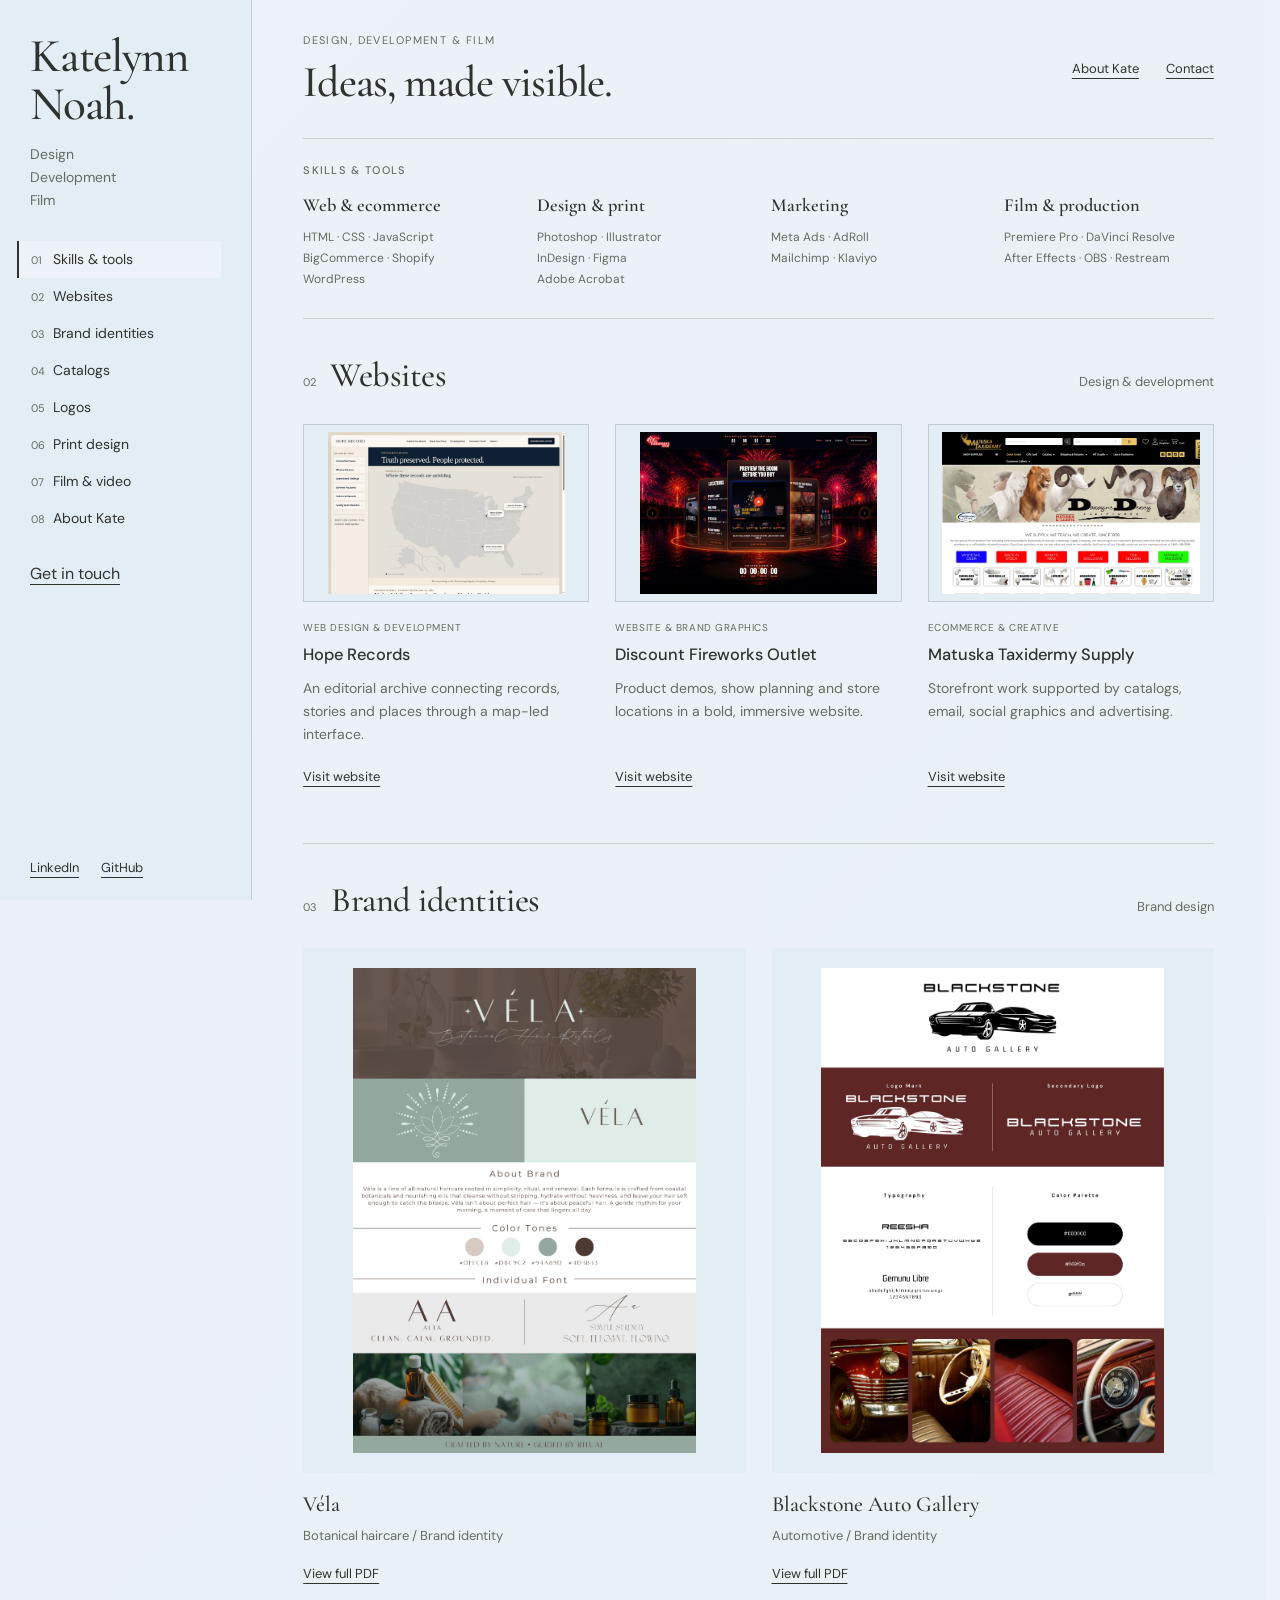
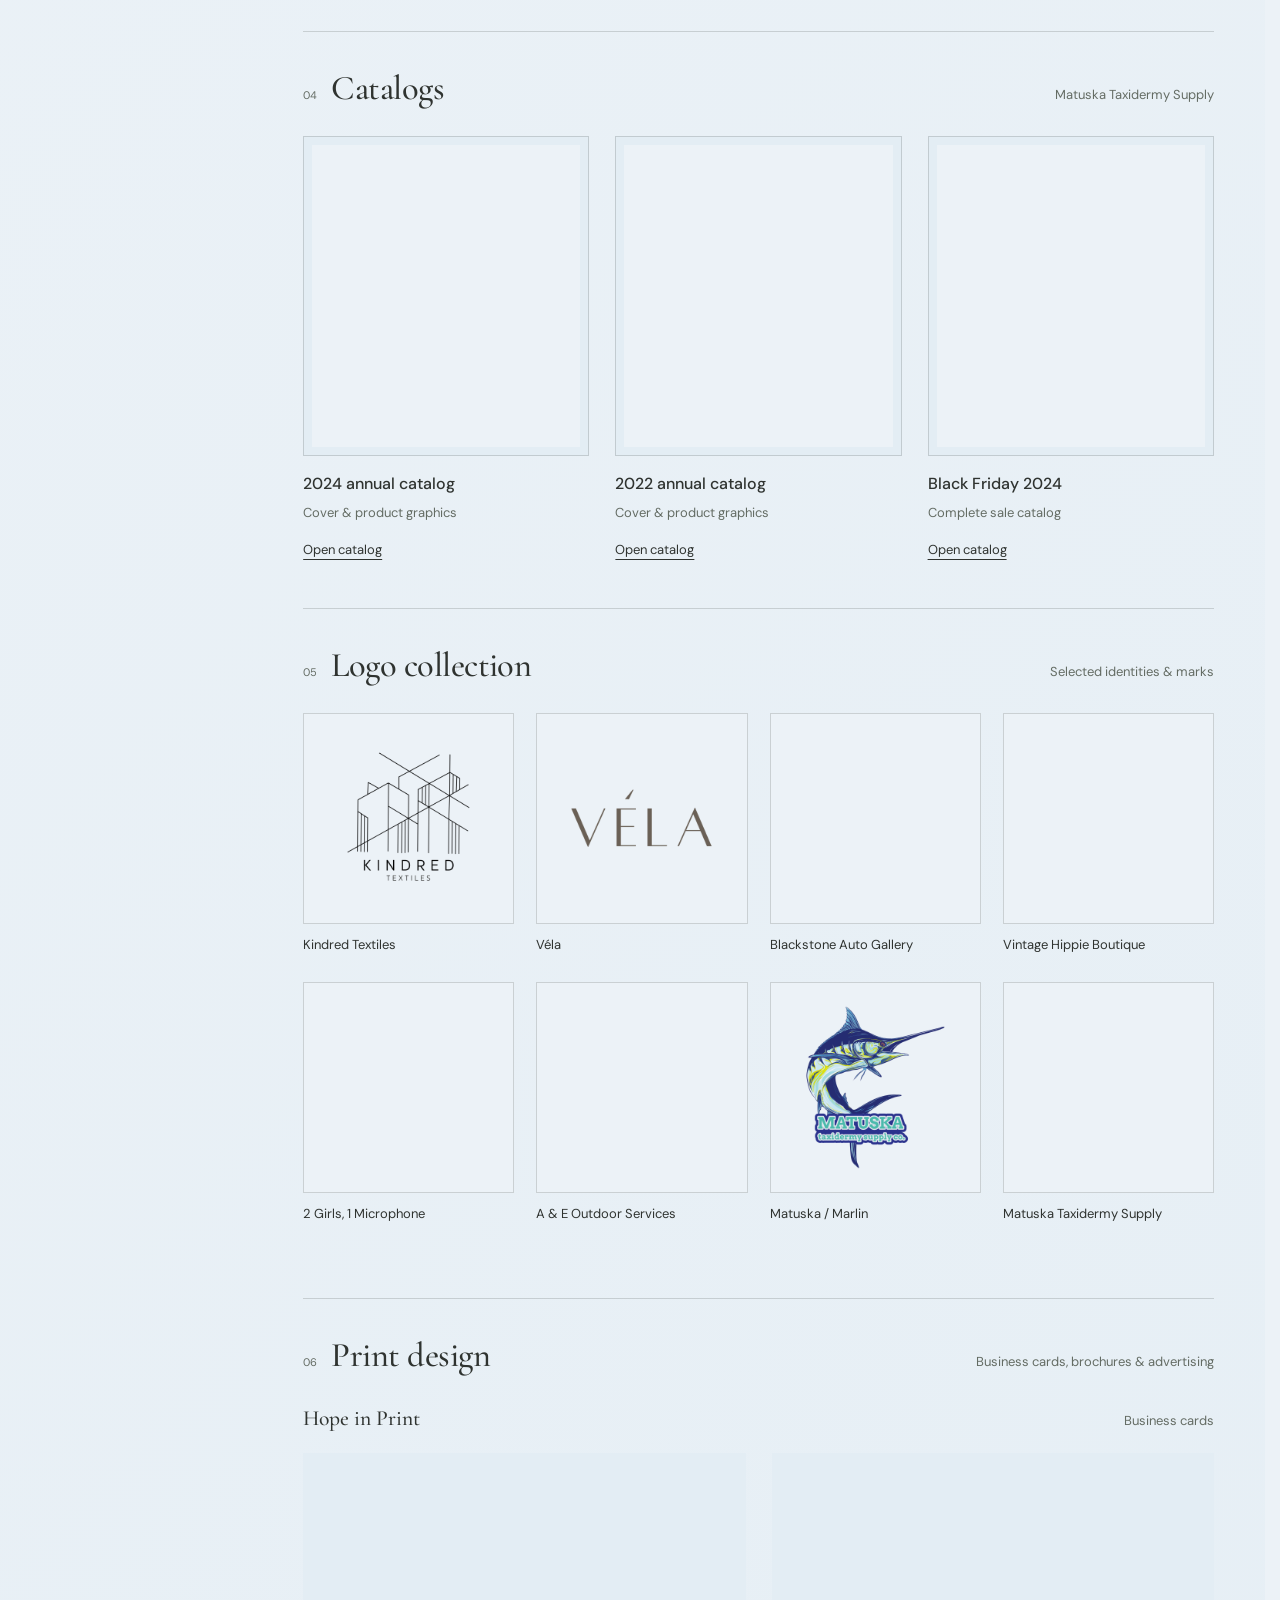
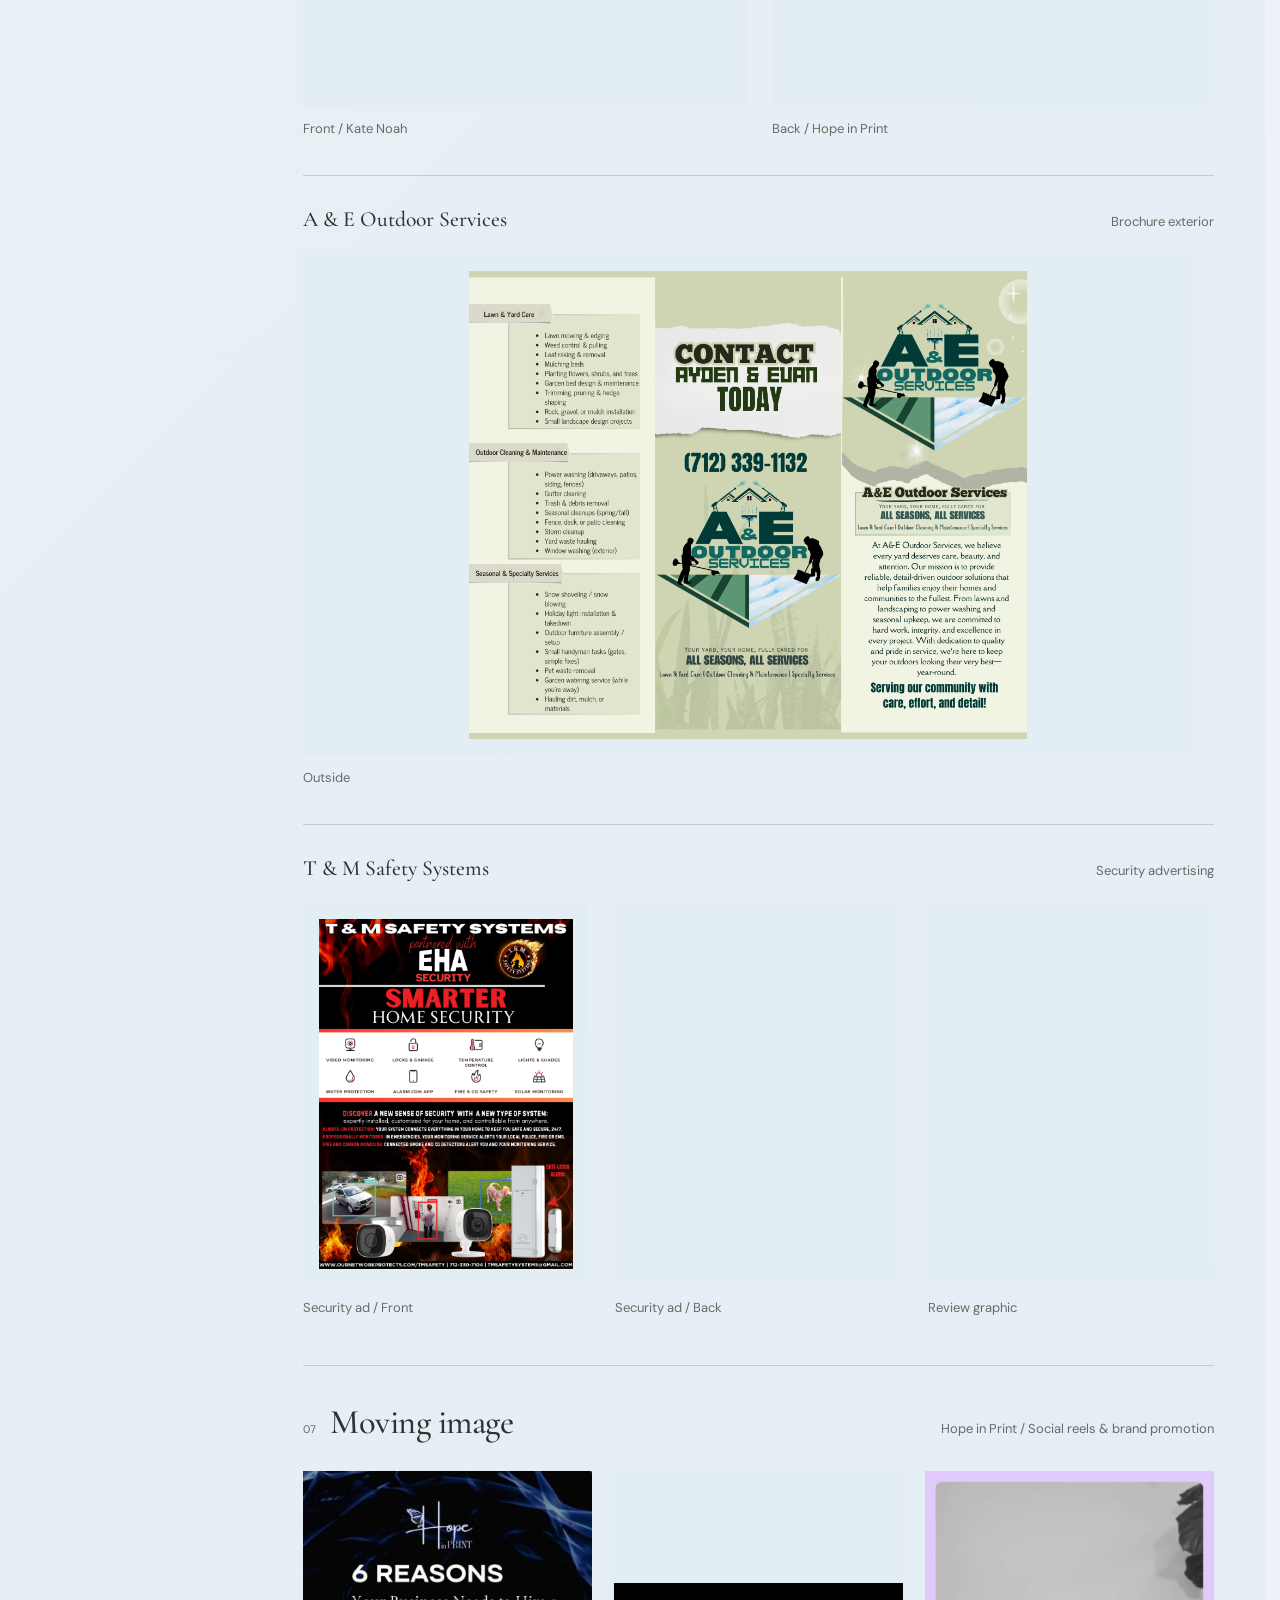
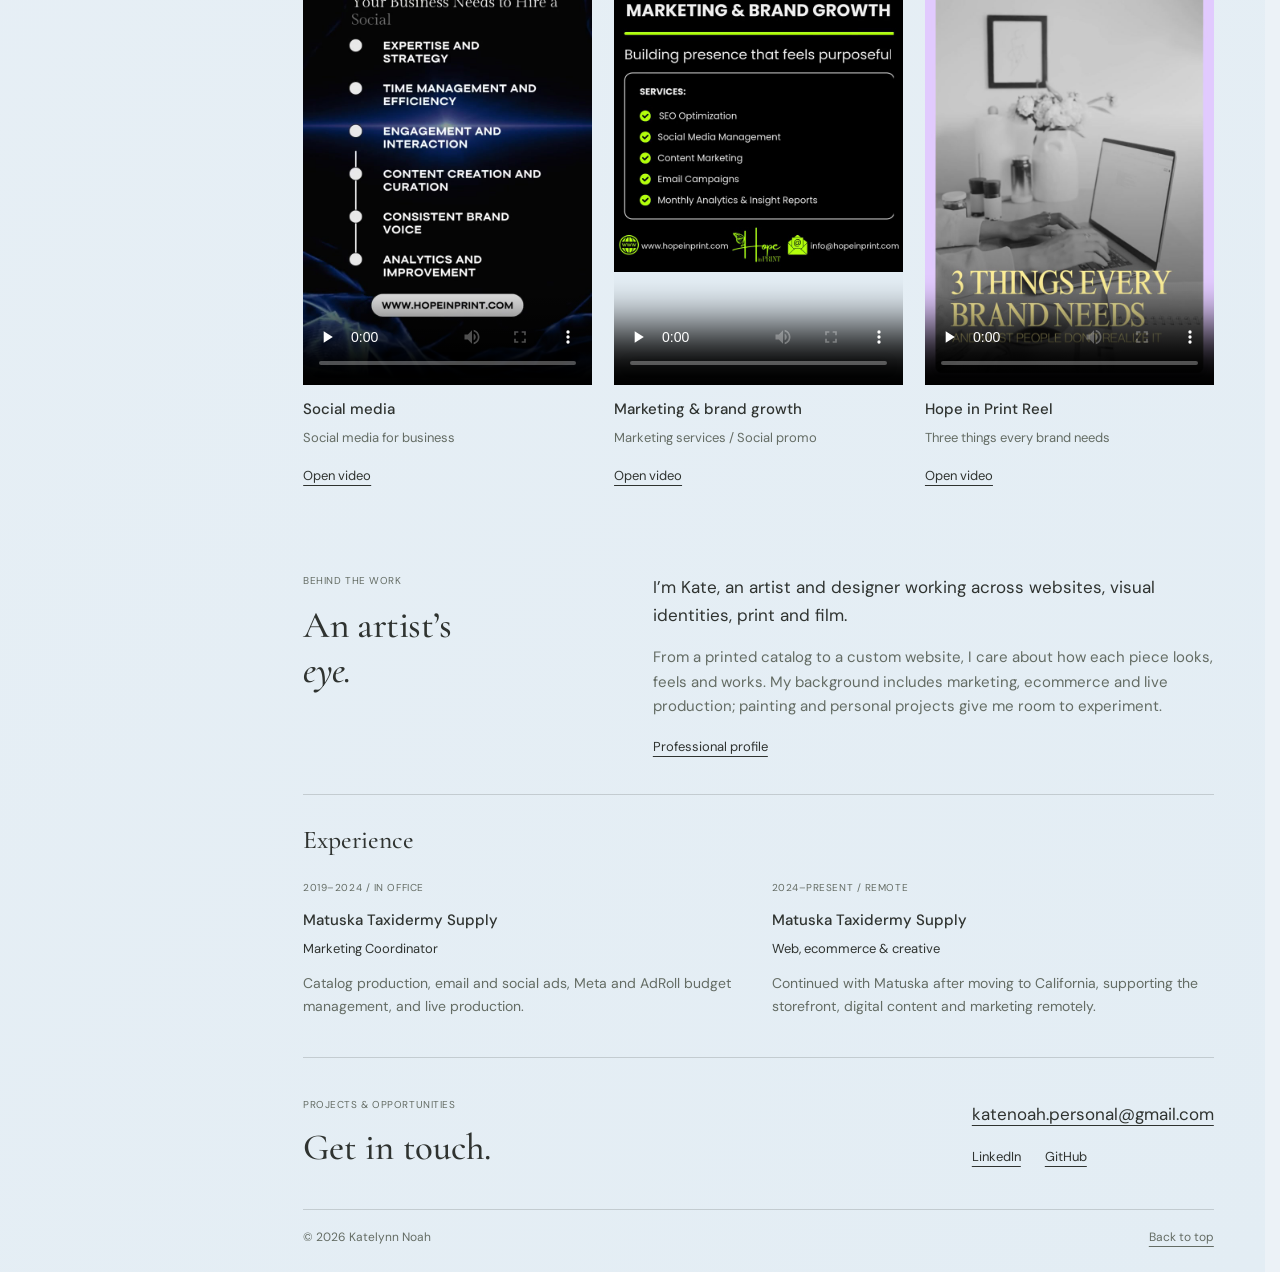
<file: index.html>
<!doctype html>
<html lang="en">
<head>
  <meta charset="utf-8">
  <meta name="viewport" content="width=device-width, initial-scale=1">
  <meta name="theme-color" content="#ecf2f7">
  <meta name="description" content="Katelynn Noah. Design, development and film. Selected websites, brand identities, catalogs, logos, print and moving image.">
  <meta property="og:title" content="Katelynn Noah — Creative Portfolio">
  <meta property="og:description" content="Selected work in design, development and film.">
  <meta property="og:type" content="website">
  <title>Katelynn Noah — Creative Portfolio</title>
  <link rel="icon" type="image/svg+xml" href="data:image/svg+xml,%3Csvg%20xmlns%3D%22http%3A//www.w3.org/2000/svg%22%20viewBox%3D%220%200%2064%2064%22%3E%3Crect%20width%3D%2264%22%20height%3D%2264%22%20fill%3D%22%232f3330%22/%3E%3Ctext%20x%3D%2232%22%20y%3D%2245%22%20text-anchor%3D%22middle%22%20font-family%3D%22Georgia%2Cserif%22%20font-size%3D%2243%22%20fill%3D%22%23ecf2f7%22%3Ek%3C/text%3E%3C/svg%3E">
  <link rel="preload" href="assets/fonts/cormorant-medium.woff" as="font" type="font/woff" crossorigin>
  <link rel="preload" href="assets/fonts/dm-sans.woff" as="font" type="font/woff" crossorigin>
  <style>
@font-face { font-family: 'Cormorant Garamond'; src: url('assets/fonts/cormorant-medium.woff') format('woff'); font-style: normal; font-weight: 400 500; font-display: swap; }
@font-face { font-family: 'Cormorant Garamond'; src: url('assets/fonts/cormorant-semibold.woff') format('woff'); font-style: normal; font-weight: 600; font-display: swap; }
@font-face { font-family: 'Cormorant Garamond'; src: url('assets/fonts/cormorant-italic.woff') format('woff'); font-style: italic; font-weight: 400 500; font-display: swap; }
@font-face { font-family: 'DM Sans'; src: url('assets/fonts/dm-sans.woff') format('woff'); font-style: normal; font-weight: 100 1000; font-display: swap; }
/* A quiet powder-blue palette with a subtle page gradient. */
:root {
  --cream: #ecf2f7;
  --sage: #e3edf4;
  --ink: #2f3330;
  --muted: #646c64;
  --line: rgb(47 51 48 / .18);
  --rail-width: 252px;
  --serif: 'Cormorant Garamond', Georgia, 'Times New Roman', serif;
  --sans: 'DM Sans', 'Helvetica Neue', Helvetica, Arial, sans-serif;
  font-family: var(--sans);
  font-size: 16px;
  color: var(--ink);
  background: var(--cream);
  color-scheme: light;
}
* { box-sizing: border-box; }
html { scroll-padding-top: 24px; scrollbar-gutter: stable; }
body { margin: 0; line-height: 1.65; background: linear-gradient(135deg, var(--cream) 0%, var(--sage) 100%); }
body.dialog-open { overflow: hidden; }
h1,h2,h3,h4,p,figure { margin: 0; }
img,video { display: block; max-width: 100%; }
a { color: inherit; text-decoration-thickness: 1px; text-underline-offset: 5px; }
a:hover { text-decoration-thickness: 2px; }
a:focus-visible,button:focus-visible,video:focus-visible { outline: 2px solid var(--ink); outline-offset: 5px; }
::selection { color: var(--ink); background: var(--sage); }
.skip-link { position: fixed; left: 18px; top: -90px; z-index: 100; padding: 10px 18px; background: var(--sage); color: var(--ink); }
.skip-link:focus { top: 15px; }
.portfolio-rail {
  position: fixed; inset: 0 auto 0 0; width: var(--rail-width);
  display: flex; flex-direction: column; overflow-y: auto;
  padding: 49px 30px 27px; background: var(--sage);
  border-right: 1px solid var(--line);
}
.identity { display: block; text-decoration: none; }
.identity h1 { font: 500 2.95rem/1.02 var(--serif); letter-spacing: -.025em; }
.role { margin-top: 20px; display: flex; flex-direction: column; font-size: .875rem; line-height: 1.8; color: var(--muted); }
.rail-nav { margin-top: 43px; }
.rail-nav a {
  display: grid; grid-template-columns: 22px 1fr; align-items: baseline;
  padding: 9px 0 9px 12px; margin-left: -13px;
  border-left: 2px solid transparent; font-size: .875rem; text-decoration: none;
}
.nav-number { font-size: .6875rem; font-variant-numeric: tabular-nums; color: var(--muted); }
.rail-nav a:hover { background: var(--cream); }
.rail-nav a[aria-current] { border-left-color: var(--ink); background: var(--cream); }
.rail-contact { align-self: start; margin-top: 32px; font-size: .875rem; }
.rail-bottom { margin-top: auto; padding-top: 38px; display: flex; gap: 22px; font-size: .8125rem; }
.portfolio-page { margin-left: var(--rail-width); padding-inline: clamp(28px,4vw,68px); max-width: 1510px; }
.page-header { display: flex; align-items: center; justify-content: space-between; gap: 28px; min-height: 139px; border-bottom: 1px solid var(--line); }
.page-header > div > p:not(.page-title) { font-size: .6875rem; text-transform: uppercase; letter-spacing: .13em; color: var(--muted); }
.page-header .page-title { font: 500 2.75rem/1.1 var(--serif); letter-spacing: -.025em; margin-top: 9px; }
.page-header nav { display: flex; gap: 27px; font-size: .8125rem; }
.mobile-index { display: none; }
.gallery-section { padding-block: 36px 47px; }
.gallery-section + .gallery-section { border-top: 1px solid var(--line); }
.section-heading { display: flex; justify-content: space-between; align-items: baseline; gap: 25px; margin-bottom: 27px; }
.section-title { display: flex; gap: 14px; align-items: baseline; }
.section-number { color: var(--muted); font-size: .6875rem; font-variant-numeric: tabular-nums; }
h2 { font: 500 2.15rem/1.2 var(--serif); letter-spacing: -.015em; }
.section-heading > p { font-size: .8125rem; color: var(--muted); text-align: right; }
.art { display: block; position: relative; overflow: hidden; text-decoration: none; }
.art img { width: 100%; height: 100%; object-fit: contain; }
.enlarge-label { position: absolute; right: 10px; bottom: 10px; padding: 5px 10px; background: var(--cream); color: var(--ink); border: 1px solid var(--line); font-size: .6875rem; opacity: 0; }
.art:hover .enlarge-label,.art:focus-visible .enlarge-label { opacity: 1; }
.project-link { justify-self: start; align-self: start; display: inline-block; font-size: .8125rem; white-space: nowrap; }

/* Each card shares the parent's image, title, description and link rows.
   A longer caption expands the shared row rather than pushing one link down. */
.website-grid,.board-grid,.logo-grid,.graphic-grid,.print-pair,.security-grid,.video-grid { display: grid; align-items: stretch; gap: 0 26px; }
.website-grid { grid-template-columns: repeat(3,minmax(0,1fr)); }
.website-card { display: grid; grid-template-rows: subgrid; grid-row: span 5; row-gap: 0; padding-bottom: 8px; }
.website-copy { display: contents; }
.web-preview { width: 100%; aspect-ratio: 16/10; background: var(--sage); border: 1px solid var(--line); }
.web-preview img { padding: 7px; }
.eyebrow { text-transform: uppercase; font-size: .625rem; letter-spacing: .055em; color: var(--muted); }
.website-copy > .eyebrow { padding-top: 18px; }
.website-copy > h3 { font: 500 1.025rem/1.4 var(--sans); padding-top: 7px; }
.website-copy > p:not(.eyebrow) { color: var(--muted); font-size: .875rem; line-height: 1.65; padding-top: 10px; }
.website-copy > .project-link { margin-top: 20px; }
.board-grid { grid-template-columns: repeat(2,minmax(0,1fr)); }
.board-card { display: grid; grid-template-rows: subgrid; grid-row: span 4; row-gap: 0; }
.board-art { width: 100%; aspect-ratio: 4/5; max-height: 525px; padding: 20px; background: var(--sage); }
.board-card > h3 { font: 400 1.35rem/1.35 var(--serif); padding-top: 17px; }
.board-card > p { font-size: .8125rem; color: var(--muted); padding-top: 6px; }
.board-card > .project-link { margin-top: 16px; }
.catalog-grid { display: grid; grid-template-columns: repeat(3,minmax(0,1fr)); gap: 0 26px; }
.catalog-card { display: grid; grid-template-rows: subgrid; grid-row: span 4; row-gap: 0; }
.reader-frame { height: 320px; background: var(--sage); padding: 8px; border: 1px solid var(--line); }
.reader-frame iframe { display: block; width: 100%; height: 100%; border: 0; background: var(--cream); }
.catalog-card > h3 { font: 500 1rem/1.4 var(--sans); padding-top: 17px; }
.catalog-card > p { font-size: .8125rem; color: var(--muted); padding-top: 6px; }
.catalog-card > .project-link { margin-top: 16px; }
.logo-grid { grid-template-columns: repeat(4,minmax(0,1fr)); column-gap: 22px; }
.logo-card { display: grid; grid-template-rows: subgrid; grid-row: span 2; row-gap: 0; }
.logo-art { aspect-ratio: 1; border: 1px solid var(--line); background: var(--cream); }
.logo-art img { padding: 6px; }
/* Blend white-backed artwork into the shared powder-blue logo surface. */
.logo-art, .image-dialog.logo-preview { isolation: isolate; }
.logo-art img[src*="logo-blackstone"], .logo-art img[src*="logo-matuska-marlin-archive"],
.image-dialog.logo-preview img[src*="logo-blackstone"], .image-dialog.logo-preview img[src*="logo-matuska-marlin-archive"] { mix-blend-mode: multiply; }
.logo-card figcaption { padding-block: 12px 27px; font-size: .8125rem; line-height: 1.45; }
.graphic-grid { grid-template-columns: repeat(2,minmax(0,1fr)); }
.graphic-card { display: grid; grid-template-rows: subgrid; grid-row: span 3; row-gap: 0; }
.graphic-card figcaption { display: contents; }
.graphic-art { aspect-ratio: 1; padding: 17px; background: var(--sage); }
.graphic-card h3 { font: 500 1rem/1.4 var(--sans); padding-top: 16px; }
.graphic-card figcaption p { font-size: .8125rem; color: var(--muted); padding-block: 6px 29px; }
.project-heading { display: flex; justify-content: space-between; align-items: baseline; gap: 20px; margin-bottom: 20px; }
.project-heading h3 { font: 400 1.35rem/1.4 var(--serif); }
.project-heading p { font-size: .8125rem; color: var(--muted); }
.print-project + .print-project { border-top: 1px solid var(--line); padding-top: 28px; margin-top: 36px; }
.print-pair { grid-template-columns: repeat(2,minmax(0,1fr)); }
.print-pair figure,.security-grid figure { display: grid; grid-template-rows: subgrid; grid-row: span 2; row-gap: 0; }
.print-art { aspect-ratio: 4/3; padding: 16px; background: var(--sage); }
.business-pair .print-art { aspect-ratio: 7/4; }
.single-print { grid-template-columns: minmax(0,1fr); }
.single-print .print-art { aspect-ratio: 16/9; max-height: 500px; background: var(--sage); }
.print-project figcaption { font-size: .8125rem; color: var(--muted); padding-top: 12px; }
.security-grid { grid-template-columns: repeat(3,minmax(0,1fr)); }
.security-grid .print-art { aspect-ratio: 3/4; background: var(--sage); }
.video-grid { grid-template-columns: repeat(3,minmax(0,1fr)); column-gap: 22px; }
.video-card { display: grid; grid-template-rows: subgrid; grid-row: span 4; row-gap: 0; }
.video-caption { display: contents; }
.video-frame { aspect-ratio: 9/16; background: var(--sage); }
.video-frame video { height: 100%; width: 100%; object-fit: contain; }
.video-caption h3 { font: 500 .9375rem/1.45 var(--sans); padding-top: 15px; }
.video-caption p { font-size: .8125rem; color: var(--muted); padding-top: 6px; }
.video-direct { margin-top: 17px; }
.about-section { padding-block: 39px 34px; }
.about-grid { display: grid; grid-template-columns: 1fr 1.8fr; gap: 38px; }
.about-grid .eyebrow { margin-bottom: 14px; }
.about-grid h2 { font-size: 2.35rem; }
.about-grid h2 em { font-weight: 400; }
.about-copy .lead { font-size: 1.0625rem; }
.about-copy > p + p { margin-top: 16px; font-size: .9375rem; color: var(--muted); }
.about-copy .project-link { margin-top: 17px; }
.experience-grid { display: grid; grid-template-columns: repeat(2,minmax(0,1fr)); gap: 0 26px; border-block: 1px solid var(--line); margin-top: 34px; padding-block: 27px; }
.experience-grid > h3 { grid-column: 1/-1; font: 400 1.6rem/1.4 var(--serif); padding-bottom: 23px; }
.experience-item { display: grid; grid-template-rows: subgrid; grid-row: span 4; row-gap: 0; }
.experience-item h4 { font-weight: 500; font-size: .9375rem; padding-top: 11px; }
.experience-item .role { display: block; margin: 0; padding-top: 4px; color: var(--ink); font-size: .8125rem; }
.experience-item > p:last-child { color: var(--muted); font-size: .875rem; padding-top: 12px; }







.contact-trigger { border: 0; padding: 0; background: transparent; color: inherit; font: inherit; text-decoration: underline; text-decoration-thickness: 1px; text-underline-offset: 5px; cursor: pointer; }
.contact-trigger:hover { text-decoration-thickness: 2px; }
.contact-card { position: fixed; inset: 0; margin: auto; width: min(520px,calc(100% - 40px)); height: fit-content; max-height: calc(100dvh - 40px); overflow: auto; padding: 38px; border: 1px solid var(--line); background: var(--cream); color: var(--ink); box-shadow: 0 16px 60px rgb(47 51 48 / .12); }
.contact-card::backdrop { background: rgb(47 51 48 / .25); backdrop-filter: blur(3px); }
.contact-card-heading { display: flex; align-items: center; justify-content: space-between; gap: 24px; margin-bottom: 32px; }
.contact-close { display: grid; place-items: center; width: 34px; height: 34px; border: 1px solid var(--line); color: var(--ink); background: var(--sage); cursor: pointer; }
.contact-card h2 { font-size: 2.65rem; line-height: 1.15; }
#contact-description { margin-top: 10px; font-size: .875rem; color: var(--muted); }
.contact-email { margin-top: 29px; padding: 20px; background: var(--sage); }
.contact-email .eyebrow { margin-bottom: 8px; }
.contact-profiles { display: flex; gap: 32px; border-bottom: 1px solid var(--line); margin-top: 26px; padding-bottom: 26px; font-size: .875rem; }
.contact-profiles a { display: inline-flex; align-items: center; gap: 9px; }
.contact-card-note { padding-top: 20px; font-size: .75rem; color: var(--muted); }
.contact-fallback { padding-block: 20px; }
.email-link { font-size: 1.0625rem; overflow-wrap: anywhere; }
.social-links { display: flex; gap: 24px; margin-top: 18px; font-size: .8125rem; }
footer { display: flex; justify-content: space-between; gap: 18px; border-top: 1px solid var(--line); margin-top: 39px; padding-top: 18px; color: var(--muted); font-size: .75rem; }
.image-dialog { position: fixed; width: min(1150px,calc(100% - 40px)); max-height: calc(100dvh - 40px); padding: 0; border: 1px solid var(--line); background: var(--cream); color: var(--ink); }
.image-dialog::backdrop { background: rgb(47 51 48 / .74); }
.dialog-header { display: flex; justify-content: space-between; align-items: center; gap: 20px; padding: 15px 20px; border-bottom: 1px solid var(--line); background: var(--cream); position: sticky; top: 0; z-index: 1; }
.dialog-header p { font-size: .875rem; }
.dialog-header button { padding: 6px 14px; border: 1px solid var(--line); background: var(--sage); color: var(--ink); font: inherit; font-size: .8125rem; cursor: pointer; }
.image-dialog > img { width: 100%; max-height: calc(100dvh - 120px); object-fit: contain; background: var(--cream); }

@supports not (grid-template-rows: subgrid) {
  .website-card,.board-card,.catalog-card,.logo-card,.graphic-card,.video-card { display: flex; flex-direction: column; }
  .website-copy,.video-caption { display: flex; flex: 1; flex-direction: column; }
  .website-copy > h3,.video-caption h3 { min-height: 3.3em; }
  .website-copy > p:not(.eyebrow),.video-caption p { flex: 1; }
  .website-copy .project-link,.video-caption .project-link { align-self: start; }
  .graphic-card figcaption { display: block; }
}
@media (min-width: 1750px) { :root { --rail-width: 280px; } .portfolio-rail { padding-inline: 39px; } .board-art { max-height: 620px; } }
@media (max-width: 1100px) {
  html { scroll-padding-top: 98px; }
  .portfolio-rail { position: static; width: auto; height: auto; padding: 26px 32px; display: grid; grid-template-columns: 1fr auto; gap: 0 25px; align-items: center; border-right: 0; border-bottom: 1px solid var(--line); }
  .identity h1 { font-size: 2rem; line-height: 1.2; }
  .identity h1 br { display: none; }
  .role { flex-direction: row; flex-wrap: wrap; gap: 15px; margin-top: 7px; font-size: .8125rem; }
  .rail-nav,.rail-bottom { display: none; }
  .rail-contact { margin: 0; font-size: .8125rem; }
  .portfolio-page { margin-left: 0; padding-inline: 32px; }
  .page-header { min-height: 105px; }
  .page-header .page-title { font-size: 2.35rem; }
  .mobile-index { display: flex; position: sticky; top: 0; z-index: 20; justify-content: center; flex-wrap: wrap; gap: 0 24px; padding-block: 12px; border-bottom: 1px solid var(--line); background: var(--cream); }
  .mobile-index a { padding-block: 4px; font-size: .8125rem; text-decoration: none; }
  .mobile-index a[aria-current] { text-decoration: underline; }
  .mobile-index .nav-number { display: none; }
  .logo-grid { grid-template-columns: repeat(4,minmax(0,1fr)); }
  .board-art { max-height: 500px; }
}
@media (max-width: 760px) {
  .portfolio-rail { padding-inline: 24px; }
  .portfolio-page { padding-inline: 24px; }
  .gallery-section { padding-block: 30px 34px; }
  .section-heading { align-items: start; }
  .section-heading > p { max-width: 40%; }
  .website-grid,.catalog-grid { grid-template-columns: 1fr; }
  .website-card { padding-bottom: 33px; }
  .website-card:last-child { padding-bottom: 0; }
  .web-preview { aspect-ratio: 16/10; }
  .website-copy > h3 { font-size: 1.125rem; }
  .website-copy > p:not(.eyebrow) { font-size: .9375rem; }
  .catalog-card { padding-bottom: 32px; }
  .catalog-card:last-child { padding-bottom: 0; }
  .reader-frame { height: 430px; }
  .logo-grid { grid-template-columns: repeat(3,minmax(0,1fr)); column-gap: 18px; }
  .video-grid { grid-template-columns: repeat(2,minmax(0,1fr)); }
  .video-card { padding-bottom: 28px; }
  .about-grid { grid-template-columns: 1fr; gap: 22px; }
}
@media (max-width: 520px) {
  .portfolio-rail { display: block; padding: 23px 20px; }
  .identity h1 { font-size: 1.95rem; }
  .role { font-size: .75rem; gap: 12px; }
  .rail-contact { display: inline-block; margin-top: 16px; }
  .portfolio-page { padding-inline: 20px; }
  .page-header { min-height: 102px; gap: 20px; }
  .page-header .page-title { font-size: 2.1rem; }
  .page-header nav { gap: 17px; font-size: .75rem; }
  .mobile-index { column-gap: 18px; padding-block: 10px; }
  .mobile-index a { font-size: .75rem; }
  .section-heading { display: block; margin-bottom: 21px; }
  .section-heading > p { text-align: left; max-width: none; margin-top: 8px; }
  h2 { font-size: 1.8rem; }
  .board-grid,.print-pair { grid-template-columns: 1fr; }
  .board-card { padding-bottom: 32px; }
  .board-card:last-child { padding-bottom: 0; }
  .board-art { max-height: none; }
  .reader-frame { height: 365px; }
  .logo-grid { grid-template-columns: repeat(2,minmax(0,1fr)); column-gap: 16px; }
  .logo-card figcaption { font-size: .75rem; padding-bottom: 23px; }
  .graphic-grid { column-gap: 16px; }
  .graphic-art { padding: 10px; }
  .graphic-card h3 { font-size: .875rem; }
  .graphic-card figcaption p { font-size: .75rem; }
  .project-heading { display: block; }
  .project-heading p { margin-top: 5px; }
  .print-pair figure { padding-bottom: 22px; }
  .print-pair figure:last-child { padding-bottom: 0; }
  .security-grid { grid-template-columns: 1fr; }
  .security-grid figure { padding-bottom: 23px; }
  .security-grid figure:last-child { padding-bottom: 0; }
  .video-grid { column-gap: 16px; }
  .video-grid { grid-template-columns: 1fr; }
  .video-caption h3 { font-size: .875rem; }
  .video-caption p,.video-direct { font-size: .75rem; }
  .experience-grid { grid-template-columns: 1fr; }
  .experience-item + .experience-item { margin-top: 26px; }



  .about-grid h2 { font-size: 2rem; }
  .contact-card { padding: 24px; width: calc(100% - 32px); }
  .contact-card-heading { margin-bottom: 26px; }
  .contact-card h2 { font-size: 2.2rem; }
  .contact-email { padding: 16px; }
  .email-link { font-size: .9375rem; }
  .image-dialog { width: calc(100% - 20px); }
  .dialog-header { padding: 12px 15px; }
  .enlarge-label { display: none; }
}
@media print {
  .portfolio-rail,.page-header,.mobile-index,.skip-link,.image-dialog,.contact-card,.enlarge-label { display: none; }
  .portfolio-page { margin: 0; padding: 0; }
  .gallery-section { padding-block: 20px; }
  .art,figure,.website-card { break-inside: avoid; }
}


/* Introductory sections share the work gallery's content edges. */

#work { border-top: 1px solid var(--line); }
.experience-section { padding-block: 0 39px; }
.experience-section .experience-grid { margin-top: 0; border-bottom: 0; padding-bottom: 0; }
.contact-section { border-top: 1px solid var(--line); padding-block: 39px 24px; }
.contact-main { display: grid; grid-template-columns: 1fr 1.2fr; gap: 28px; align-items: center; }
.contact-main .eyebrow { margin-bottom: 12px; }
.contact-main h2 { font-size: 2.3rem; }
.contact-details { justify-self: end; }
.contact-heading-trigger { text-decoration: none; text-align: left; }
.contact-heading-trigger:hover { text-decoration: underline; }
@media (max-width: 760px) {
  .contact-main { grid-template-columns: 1fr; gap: 22px; }
  .contact-details { justify-self: start; }
}
@media (max-width: 520px) {
  .contact-main h2 { font-size: 2rem; }
}
/* Skills stay a compact supporting index above the work. */
.skills-section { padding-block: 24px 28px; }
.skills-heading h2 { font: 500 .6875rem/1.4 var(--sans); letter-spacing: .12em; text-transform: uppercase; color: var(--muted); }
.skills-grid { display: grid; grid-template-columns: repeat(4, minmax(0, 1fr)); gap: 24px; margin-top: 16px; align-items: start; }
.skill { min-width: 0; }
.skill h3 { font: 600 1.15rem/1.3 var(--serif); letter-spacing: 0; }
.skill .tools { margin-top: 9px; font: 400 .75rem/1.75 var(--sans); color: var(--muted); }
@media (min-width: 1101px) {
  .portfolio-rail { padding-top: 32px; padding-bottom: 22px; }
  .portfolio-rail > div > .role { margin-top: 15px; line-height: 1.65; }
  .rail-nav { margin-top: 28px; }
  .rail-nav a { padding-block: 7px; }
  .rail-contact { margin-top: 24px; }
  .rail-bottom { padding-top: 24px; }
}
@media (max-width: 700px) {
  .skills-grid { grid-template-columns: repeat(2, minmax(0, 1fr)); gap: 22px 20px; }
  .skills-section { padding-block: 22px 25px; }
  .skill h3 { font-size: 1.1rem; }
}
@media (max-width: 380px) {
  .skills-grid { column-gap: 14px; }
  .skill .tools { font-size: .75rem; line-height: 1.6; }
}
</style>
</head>
<body id="top">
  <a class="skip-link" href="#main">Skip to content</a>
  <aside class="portfolio-rail" aria-label="Portfolio navigation">
    <div><a class="identity" href="#top" aria-label="Katelynn Noah, back to top"><h1>Katelynn <br>Noah.</h1></a><p class="role"><span>Design</span><span>Development</span><span>Film</span></p></div>
    <nav class="rail-nav" aria-label="Work and about"><a href="#skills" data-section-link><span class="nav-number">01</span><span>Skills &amp; tools</span></a><a href="#websites" data-section-link><span class="nav-number">02</span><span>Websites</span></a><a href="#brand-boards" data-section-link><span class="nav-number">03</span><span>Brand identities</span></a><a href="#catalogs" data-section-link><span class="nav-number">04</span><span>Catalogs</span></a><a href="#logos" data-section-link><span class="nav-number">05</span><span>Logos</span></a><a href="#business-cards" data-section-link><span class="nav-number">06</span><span>Print design</span></a><a href="#motion" data-section-link><span class="nav-number">07</span><span>Film &amp; video</span></a><a href="#about" data-section-link><span class="nav-number">08</span><span>About Kate</span></a></nav>
    <button class="rail-contact contact-trigger" type="button" data-open-contact aria-haspopup="dialog" aria-controls="contact">Get in touch</button>
    <div class="rail-bottom"><a href="https://www.linkedin.com/in/katelynn-noah" target="_blank" rel="noopener noreferrer">LinkedIn</a><a href="https://github.com/katenoahpersonal-svg" target="_blank" rel="noopener noreferrer">GitHub</a></div>
  </aside>
  <div class="portfolio-page">
    <header class="page-header"><div><p>Design, development &amp; film</p><p class="page-title">Ideas, made visible.</p></div><nav aria-label="Profile and contact"><a href="#about">About Kate</a><button class="contact-trigger" type="button" data-open-contact aria-haspopup="dialog" aria-controls="contact">Contact</button></nav></header>
    <nav class="mobile-index" aria-label="Browse the work"><a href="#skills" data-section-link><span class="nav-number">01</span><span>Skills &amp; tools</span></a><a href="#websites" data-section-link><span class="nav-number">02</span><span>Websites</span></a><a href="#brand-boards" data-section-link><span class="nav-number">03</span><span>Brand identities</span></a><a href="#catalogs" data-section-link><span class="nav-number">04</span><span>Catalogs</span></a><a href="#logos" data-section-link><span class="nav-number">05</span><span>Logos</span></a><a href="#business-cards" data-section-link><span class="nav-number">06</span><span>Print design</span></a><a href="#motion" data-section-link><span class="nav-number">07</span><span>Film &amp; video</span></a><a href="#about" data-section-link><span class="nav-number">08</span><span>About Kate</span></a></nav>
    <main id="main">
      
<section class="skills-section" id="skills" aria-labelledby="skills-title">
  <div class="skills-heading"><h2 id="skills-title">Skills &amp; tools</h2></div>
  <div class="skills-grid">
    <div class="skill"><h3>Web &amp; ecommerce</h3><p class="tools">HTML · CSS · JavaScript<br>BigCommerce · Shopify<br>WordPress</p></div>
    <div class="skill"><h3>Design &amp; print</h3><p class="tools">Photoshop · Illustrator<br>InDesign · Figma<br>Adobe Acrobat</p></div>
    <div class="skill"><h3>Marketing</h3><p class="tools">Meta Ads · AdRoll<br>Mailchimp · Klaviyo</p></div>
    <div class="skill"><h3>Film &amp; production</h3><p class="tools">Premiere Pro · DaVinci Resolve<br>After Effects · OBS · Restream</p></div>
  </div>
</section>
<div id="work"><section class="gallery-section websites" id="websites" aria-labelledby="websites-title">
        <div class="section-heading"><div class="section-title"><span class="section-number">02</span><h2 id="websites-title">Websites</h2></div><p>Design &amp; development</p></div>
        <div class="website-grid"><article class="website-card">
<a class="art web-preview" href="assets/hope-records.jpg" data-image-title="Hope Records" aria-label="Enlarge Hope Records"><img src="assets/hope-records.jpg" width="1348" height="926" loading="lazy" decoding="async" alt="Hope Records website with an editorial masthead, archive headline and interactive United States map"><span class="enlarge-label" aria-hidden="true">View larger</span></a>
<div class="website-copy"><p class="eyebrow">Web design &amp; development</p><h3>Hope Records</h3><p>An editorial archive connecting records, stories and places through a map-led interface.</p><a class="project-link" href="https://katenoahpersonal-svg.github.io/Hope-Records/" target="_blank" rel="noopener noreferrer">Visit website</a></div></article>
<article class="website-card">
<a class="art web-preview" href="assets/dfo-website.jpg" data-image-title="Discount Fireworks Outlet" aria-label="Enlarge Discount Fireworks Outlet"><img src="assets/dfo-website.jpg" width="1363" height="936" loading="lazy" decoding="async" alt="Discount Fireworks Outlet website with fireworks, show-planning cards and video previews"><span class="enlarge-label" aria-hidden="true">View larger</span></a>
<div class="website-copy"><p class="eyebrow">Website &amp; brand graphics</p><h3>Discount Fireworks Outlet</h3><p>Product demos, show planning and store locations in a bold, immersive website.</p><a class="project-link" href="https://dfofireworks.com/" target="_blank" rel="noopener noreferrer">Visit website</a></div></article>
<article class="website-card">
<a class="art web-preview" href="assets/matuska-shop-website.jpg" data-image-title="Matuska Taxidermy Supply — storefront" aria-label="Enlarge Matuska storefront"><img src="assets/matuska-shop-website.jpg" width="1348" height="850" loading="lazy" decoding="async" alt="Matuska Taxidermy Supply storefront with its black and gold header, featured products and shop categories"><span class="enlarge-label" aria-hidden="true">View larger</span></a>
<div class="website-copy"><p class="eyebrow">Ecommerce &amp; creative</p><h3>Matuska Taxidermy Supply</h3><p>Storefront work supported by catalogs, email, social graphics and advertising.</p><a class="project-link" href="https://shop.matuskataxidermy.com/" target="_blank" rel="noopener noreferrer">Visit website</a></div></article></div>
      </section>
<section class="gallery-section identities" id="brand-boards" aria-labelledby="identities-title">
        <div class="section-heading"><div class="section-title"><span class="section-number">03</span><h2 id="identities-title">Brand identities</h2></div><p>Brand design</p></div>
        <div class="board-grid"><article class="board-card"><a class="art board-art" href="assets/vela-brand-board.jpg" data-image-title="Véla — brand board" aria-label="Enlarge Véla — brand board"><img src="assets/vela-brand-board.jpg" width="1697" height="2400" loading="eager" fetchpriority="high" decoding="async" alt="Véla — brand board"><span class="enlarge-label" aria-hidden="true">View larger</span></a><h3>Véla</h3><p>Botanical haircare / Brand identity</p><a class="project-link" href="assets/vela-brand-board.pdf" target="_blank" rel="noopener noreferrer">View full PDF</a></article><article class="board-card"><a class="art board-art" href="assets/blackstone-brand-board.jpg" data-image-title="Blackstone Auto Gallery — brand board" aria-label="Enlarge Blackstone Auto Gallery — brand board"><img src="assets/blackstone-brand-board.jpg" width="1697" height="2400" loading="eager" fetchpriority="high" decoding="async" alt="Blackstone Auto Gallery — brand board"><span class="enlarge-label" aria-hidden="true">View larger</span></a><h3>Blackstone Auto Gallery</h3><p>Automotive / Brand identity</p><a class="project-link" href="assets/blackstone-brand-board.pdf" target="_blank" rel="noopener noreferrer">View full PDF</a></article></div>
      </section>
<section class="gallery-section catalogs" id="catalogs" aria-labelledby="catalogs-title">
        <div class="section-heading"><div class="section-title"><span class="section-number">04</span><h2 id="catalogs-title">Catalogs</h2></div><p>Matuska Taxidermy Supply</p></div>
        <div class="catalog-grid"><article class="catalog-card"><div class="reader-frame"><iframe title="Matuska 2024 annual catalog" src="https://e.issuu.com/embed.html?d=catalogpdf-2024_ed9341c711469d&amp;u=testrial&amp;backgroundColor=%23ffffff" loading="lazy" allow="fullscreen" allowfullscreen></iframe></div><h3>2024 annual catalog</h3><p>Cover & product graphics</p><a class="project-link" href="https://issuu.com/testrial/docs/catalogpdf-2024_ed9341c711469d" target="_blank" rel="noopener noreferrer">Open catalog</a></article><article class="catalog-card"><div class="reader-frame"><iframe title="Matuska 2022 annual catalog" src="https://e.issuu.com/embed.html?d=2022catalogissuu&amp;u=testrial&amp;backgroundColor=%23ffffff" loading="lazy" allow="fullscreen" allowfullscreen></iframe></div><h3>2022 annual catalog</h3><p>Cover & product graphics</p><a class="project-link" href="https://issuu.com/testrial/docs/2022catalogissuu" target="_blank" rel="noopener noreferrer">Open catalog</a></article><article class="catalog-card"><div class="reader-frame"><iframe title="Matuska Black Friday 2024" src="https://e.issuu.com/embed.html?d=blackfridaysale2024&amp;u=testrial&amp;backgroundColor=%23ffffff" loading="lazy" allow="fullscreen" allowfullscreen></iframe></div><h3>Black Friday 2024</h3><p>Complete sale catalog</p><a class="project-link" href="https://issuu.com/testrial/docs/blackfridaysale2024" target="_blank" rel="noopener noreferrer">Open catalog</a></article></div>
      </section>
<section class="gallery-section logos" id="logos" aria-labelledby="logos-title">
        <div class="section-heading"><div class="section-title"><span class="section-number">05</span><h2 id="logos-title">Logo collection</h2></div><p>Selected identities &amp; marks</p></div>
        <div class="logo-grid"><figure class="logo-card"><a class="art logo-art" href="assets/logo-kindred.webp" data-image-title="Kindred Textiles" aria-label="Enlarge Kindred Textiles"><img src="assets/logo-kindred.webp" width="2048" height="2048" loading="lazy" decoding="async" alt="Kindred Textiles"><span class="enlarge-label" aria-hidden="true">View larger</span></a><figcaption>Kindred Textiles</figcaption></figure>
<figure class="logo-card"><a class="art logo-art" href="assets/logo-vela.webp" data-image-title="Véla" aria-label="Enlarge Véla"><img src="assets/logo-vela.webp" width="2048" height="2048" loading="lazy" decoding="async" alt="Véla botanical haircare wordmark, exported from the supplied brand board"><span class="enlarge-label" aria-hidden="true">View larger</span></a><figcaption>Véla</figcaption></figure>
<figure class="logo-card"><a class="art logo-art" href="assets/logo-blackstone.webp" data-image-title="Blackstone Auto Gallery" aria-label="Enlarge Blackstone Auto Gallery"><img src="assets/logo-blackstone.webp" width="2048" height="2048" loading="lazy" decoding="async" alt="Blackstone Auto Gallery lettering with classic and modern car silhouettes"><span class="enlarge-label" aria-hidden="true">View larger</span></a><figcaption>Blackstone Auto Gallery</figcaption></figure>
<figure class="logo-card"><a class="art logo-art" href="assets/logo-vintage-hype.webp" data-image-title="Vintage Hippie Boutique" aria-label="Enlarge Vintage Hippie Boutique"><img src="assets/logo-vintage-hype.webp" width="2048" height="2048" loading="lazy" decoding="async" alt="Vintage Hippie Boutique"><span class="enlarge-label" aria-hidden="true">View larger</span></a><figcaption>Vintage Hippie Boutique</figcaption></figure>
<figure class="logo-card"><a class="art logo-art" href="assets/logo-2-girls-1-microphone.webp" data-image-title="2 Girls, 1 Microphone" aria-label="Enlarge 2 Girls, 1 Microphone"><img src="assets/logo-2-girls-1-microphone.webp" width="2048" height="2048" loading="lazy" decoding="async" alt="2 Girls, 1 Microphone"><span class="enlarge-label" aria-hidden="true">View larger</span></a><figcaption>2 Girls, 1 Microphone</figcaption></figure>
<figure class="logo-card"><a class="art logo-art" href="assets/logo-ae-outdoor.webp" data-image-title="A &amp; E Outdoor Services" aria-label="Enlarge A &amp; E Outdoor Services"><img src="assets/logo-ae-outdoor.webp" width="2048" height="2048" loading="lazy" decoding="async" alt="A &amp; E Outdoor Services"><span class="enlarge-label" aria-hidden="true">View larger</span></a><figcaption>A &amp; E Outdoor Services</figcaption></figure>
<figure class="logo-card"><a class="art logo-art" href="assets/logo-matuska-marlin-archive.webp" data-image-title="Matuska / Marlin" aria-label="Enlarge Matuska / Marlin"><img src="assets/logo-matuska-marlin-archive.webp" width="2048" height="2048" loading="lazy" decoding="async" alt="Matuska / Marlin"><span class="enlarge-label" aria-hidden="true">View larger</span></a><figcaption>Matuska / Marlin</figcaption></figure>
<figure class="logo-card"><a class="art logo-art" href="assets/logo-matuska.webp" data-image-title="Matuska Taxidermy Supply" aria-label="Enlarge Matuska Taxidermy Supply"><img src="assets/logo-matuska.webp" width="2048" height="2048" loading="lazy" decoding="async" alt="Matuska Taxidermy Supply"><span class="enlarge-label" aria-hidden="true">View larger</span></a><figcaption>Matuska Taxidermy Supply</figcaption></figure></div>
      </section>
<section class="gallery-section print" id="business-cards" aria-labelledby="print-title">
        <div class="section-heading"><div class="section-title"><span class="section-number">06</span><h2 id="print-title">Print design</h2></div><p>Business cards, brochures &amp; advertising</p></div>
        <div class="print-project"><div class="project-heading"><h3>Hope in Print</h3><p>Business cards</p></div><div class="print-pair business-pair"><figure><a class="art print-art" href="assets/business-card-front.webp" data-image-title="Hope in Print — business card front" aria-label="Enlarge Hope in Print — business card front"><img src="assets/business-card-front.webp" width="2047" height="1170" loading="lazy" decoding="async" alt="Hope in Print — business card front"><span class="enlarge-label" aria-hidden="true">View larger</span></a><figcaption>Front / Kate Noah</figcaption></figure><figure><a class="art print-art" href="assets/business-card-back.webp" data-image-title="Hope in Print — business card back" aria-label="Enlarge Hope in Print — business card back"><img src="assets/business-card-back.webp" width="2047" height="1170" loading="lazy" decoding="async" alt="Hope in Print — business card back"><span class="enlarge-label" aria-hidden="true">View larger</span></a><figcaption>Back / Hope in Print</figcaption></figure></div></div>
        <div class="print-project" id="print-design"><div class="project-heading"><h3>A &amp; E Outdoor Services</h3><p>Brochure exterior</p></div><div class="print-pair single-print"><figure><a class="art print-art" href="assets/ae-brochure-outside.webp" data-image-title="A &amp; E Outdoor Services — brochure outside" aria-label="Enlarge A &amp; E Outdoor Services — brochure outside"><img src="assets/ae-brochure-outside.webp" width="2047" height="1716" loading="lazy" decoding="async" alt="A &amp; E Outdoor Services — brochure outside"><span class="enlarge-label" aria-hidden="true">View larger</span></a><figcaption>Outside</figcaption></figure></div></div>
        <div class="print-project"><div class="project-heading"><h3>T &amp; M Safety Systems</h3><p>Security advertising</p></div><div class="security-grid"><figure><a class="art print-art" href="assets/tm-security-front.webp" data-image-title="T &amp; M Safety Systems — advertising front" aria-label="Enlarge T &amp; M Safety Systems — advertising front"><img src="assets/tm-security-front.webp" width="1489" height="2048" loading="lazy" decoding="async" alt="T &amp; M Safety Systems — advertising front"><span class="enlarge-label" aria-hidden="true">View larger</span></a><figcaption>Security ad / Front</figcaption></figure><figure><a class="art print-art" href="assets/tm-security-back.webp" data-image-title="T &amp; M Safety Systems — advertising back" aria-label="Enlarge T &amp; M Safety Systems — advertising back"><img src="assets/tm-security-back.webp" width="1489" height="2048" loading="lazy" decoding="async" alt="T &amp; M Safety Systems — advertising back"><span class="enlarge-label" aria-hidden="true">View larger</span></a><figcaption>Security ad / Back</figcaption></figure><figure><a class="art print-art" href="assets/tm-review-graphic.webp" data-image-title="T &amp; M Safety Systems — Google review graphic" aria-label="Enlarge T &amp; M Safety Systems — Google review graphic"><img src="assets/tm-review-graphic.webp" width="1489" height="2048" loading="lazy" decoding="async" alt="T &amp; M Safety Systems — Google review graphic"><span class="enlarge-label" aria-hidden="true">View larger</span></a><figcaption>Review graphic</figcaption></figure></div></div>
      </section>
<section class="gallery-section motion" id="motion" aria-labelledby="motion-title">
        <div class="section-heading"><div class="section-title"><span class="section-number">07</span><h2 id="motion-title">Moving image</h2></div><p>Hope in Print / Social reels &amp; brand promotion</p></div>
        <div class="video-grid"><article class="video-card" ><div class="video-frame"><video controls playsinline preload="none" poster="assets/social-media-reel-poster.jpg" aria-label="Social media — Hope in Print video"><source src="assets/social-media-reel.mp4" type="video/mp4"><a href="assets/social-media-reel.mp4">Watch Social media</a></video></div><div class="video-caption"><h3>Social media</h3><p>Social media for business</p><a class="project-link video-direct" href="assets/social-media-reel.mp4" target="_blank" rel="noopener noreferrer">Open video</a></div></article><article class="video-card" ><div class="video-frame"><video controls playsinline preload="none" poster="assets/marketing-brand-growth-poster.jpg" aria-label="Marketing &amp; brand growth — Hope in Print video"><source src="assets/marketing-brand-growth.mp4" type="video/mp4"><a href="assets/marketing-brand-growth.mp4">Watch Marketing &amp; brand growth</a></video></div><div class="video-caption"><h3>Marketing &amp; brand growth</h3><p>Marketing services / Social promo</p><a class="project-link video-direct" href="assets/marketing-brand-growth.mp4" target="_blank" rel="noopener noreferrer">Open video</a></div></article><article class="video-card" id="hope-in-print-reel"><div class="video-frame"><video controls playsinline preload="none" poster="assets/hope-print-reel-poster.jpg" aria-label="Hope in Print Reel — Hope in Print video"><source src="assets/hope-print-reel.mp4" type="video/mp4"><a href="assets/hope-print-reel.mp4">Watch Hope in Print Reel</a></video></div><div class="video-caption"><h3>Hope in Print Reel</h3><p>Three things every brand needs</p><a class="project-link video-direct" href="assets/hope-print-reel.mp4" target="_blank" rel="noopener noreferrer">Open video</a></div></article></div>
      </section></div>
      <section class="about-section" id="about" aria-labelledby="about-title"><div class="shell">
      <div class="about-grid"><div><p class="eyebrow">Behind the work</p><h2 id="about-title">An artist’s<br><em>eye.</em></h2></div><div class="about-copy"><p class="lead">I’m Kate, an artist and designer working across websites, visual identities, print and film.</p><p>From a printed catalog to a custom website, I care about how each piece looks, feels and works. My background includes marketing, ecommerce and live production; painting and personal projects give me room to experiment.</p><a class="project-link" href="https://www.linkedin.com/in/katelynn-noah" target="_blank" rel="noopener noreferrer">Professional profile</a></div></div>
      
      </div></section>
      <section class="experience-section" id="experience" aria-labelledby="experience-title"><div class="experience-grid"><h3 id="experience-title">Experience</h3><div class="experience-item"><span class="eyebrow">2019–2024 / In office</span><h4>Matuska Taxidermy Supply</h4><p class="role">Marketing Coordinator</p><p>Catalog production, email and social ads, Meta and AdRoll budget management, and live production.</p></div><div class="experience-item"><span class="eyebrow">2024–present / Remote</span><h4>Matuska Taxidermy Supply</h4><p class="role">Web, ecommerce &amp; creative</p><p>Continued with Matuska after moving to California, supporting the storefront, digital content and marketing remotely.</p></div></div></section>
      <section class="contact-section" id="contact-section" aria-labelledby="bottom-contact-title"><div class="shell">
      <div class="contact-main"><div><p class="eyebrow">Projects &amp; opportunities</p><h2 id="bottom-contact-title"><button class="contact-trigger contact-heading-trigger" type="button" data-open-contact aria-haspopup="dialog" aria-controls="contact">Get in touch.</button></h2></div><div class="contact-details"><a class="email-link" href="mailto:katenoah.personal@gmail.com">katenoah.personal@gmail.com</a><div class="social-links"><a href="https://www.linkedin.com/in/katelynn-noah" target="_blank" rel="noopener noreferrer">LinkedIn</a><a href="https://github.com/katenoahpersonal-svg" target="_blank" rel="noopener noreferrer">GitHub</a></div></div></div>
      <footer><span>© 2026 Katelynn Noah</span><a href="#top">Back to top</a></footer>
    </div></section>
    </main>
  </div>
  <dialog class="contact-card" id="contact" aria-labelledby="contact-title" aria-describedby="contact-description">
    <div class="contact-card-heading"><p class="eyebrow">Katelynn Noah</p><button class="contact-close" type="button" aria-label="Close contact card" autofocus><svg viewBox="0 0 20 20" width="18" height="18" aria-hidden="true" focusable="false"><path d="M5 5l10 10M15 5L5 15" fill="none" stroke="currentColor" stroke-width="1.3"/></svg></button></div>
    <h2 id="contact-title">Get in touch.</h2>
    <p id="contact-description">Design, development &amp; film.</p>
    <div class="contact-email"><p class="eyebrow">Email</p><a class="email-link" href="mailto:katenoah.personal@gmail.com">katenoah.personal@gmail.com</a></div>
    <div class="contact-profiles"><a href="https://www.linkedin.com/in/katelynn-noah" target="_blank" rel="noopener noreferrer">LinkedIn <span aria-hidden="true">↗</span></a><a href="https://github.com/katenoahpersonal-svg" target="_blank" rel="noopener noreferrer">GitHub <span aria-hidden="true">↗</span></a></div>
    <p class="contact-card-note">Projects &amp; creative opportunities</p>
  </dialog>
  <dialog class="image-dialog" id="image-dialog" aria-labelledby="dialog-title"><div class="dialog-header"><p id="dialog-title"></p><button type="button" id="close-image">Close</button></div><img id="dialog-image" alt=""></dialog>
  <script>
/* Remove only Vela's flat mint backdrop for consistent blue logo tiles.
   Keep the original file and its wordmark; use the same preview in the dialog. */
(() => {
  const logo = document.querySelector('.logo-art img[src*="logo-vela"]');
  if (!logo) return;
  const prepare = () => {
    if (logo.dataset.previewSrc || !logo.naturalWidth) return;
    try {
      const canvas = document.createElement('canvas');
      canvas.width = logo.naturalWidth;
      canvas.height = logo.naturalHeight;
      const context = canvas.getContext('2d', { willReadFrequently: true });
      context.drawImage(logo, 0, 0);
      const pixels = context.getImageData(0, 0, canvas.width, canvas.height);
      for (let i = 0; i < pixels.data.length; i += 4) {
        const distance = Math.max(Math.abs(pixels.data[i] - 222),
          Math.abs(pixels.data[i + 1] - 236), Math.abs(pixels.data[i + 2] - 231));
        if (distance <= 12) pixels.data[i + 3] = 0;
      }
      context.putImageData(pixels, 0, 0);
      logo.dataset.previewSrc = canvas.toDataURL('image/png');
      logo.src = logo.dataset.previewSrc;
    } catch (_) { /* Keep the original artwork if canvas is unavailable. */ }
  };
  if (logo.complete) prepare();
  else logo.addEventListener('load', prepare, { once: true });
})();
 /* Contact card and optional image enlargement. Bottom email and profile links are available without JavaScript. */
(() => {
  const dialog = document.getElementById('image-dialog');
  const image = document.getElementById('dialog-image');
  const title = document.getElementById('dialog-title');
  const close = document.getElementById('close-image');
  if (!dialog || typeof dialog.showModal !== 'function') return;
  let opener = null;
  document.querySelectorAll('a[data-image-title]').forEach(link => {
    link.addEventListener('click', event => {
      if (event.ctrlKey || event.metaKey || event.shiftKey || event.altKey) return;
      event.preventDefault();
      opener = link;
      dialog.classList.toggle('logo-preview', link.classList.contains('logo-art'));
      image.src = link.querySelector('img')?.dataset.previewSrc || link.getAttribute('href');
      image.alt = link.querySelector('img')?.alt || link.dataset.imageTitle;
      title.textContent = link.dataset.imageTitle;
      dialog.showModal();
      document.body.classList.add('dialog-open');
      close.focus();
    });
  });
  close.addEventListener('click', () => dialog.close());
  dialog.addEventListener('click', event => {
    const bounds = dialog.getBoundingClientRect();
    if (event.clientX < bounds.left || event.clientX > bounds.right || event.clientY < bounds.top || event.clientY > bounds.bottom) dialog.close();
  });
  dialog.addEventListener('close', () => {
    document.body.classList.remove('dialog-open');
    opener?.focus();
  });
})();


/* Open contact in a card, preserving the current collection and scroll position. */
(() => {
  const card = document.getElementById('contact');
  const triggers = [...document.querySelectorAll('[data-open-contact]')];
  if (!card || typeof card.showModal !== 'function') return;
  let opener = null;
  const openContact = trigger => {
    if (card.open) return;
    opener = trigger || null;
    card.showModal();
    document.body.classList.add('dialog-open');
  };
  triggers.forEach(trigger => trigger.addEventListener('click', () => openContact(trigger)));
  card.querySelector('.contact-close').addEventListener('click', () => card.close());
  card.addEventListener('click', event => {
    const bounds = card.getBoundingClientRect();
    if (event.clientX < bounds.left || event.clientX > bounds.right || event.clientY < bounds.top || event.clientY > bounds.bottom) card.close();
  });
  card.addEventListener('close', () => {
    document.body.classList.toggle('dialog-open', document.getElementById('image-dialog').open);
    opener?.focus({ preventScroll: true });
  });
  if (location.hash === '#contact') openContact();
})();

/* Highlight the current collection in the desktop and mobile indexes. */
(() => {
  const links = [...document.querySelectorAll('[data-section-link]')];
  if (!('IntersectionObserver' in window)) return;
  const ids = [...new Set(links.map(link => link.getAttribute('href').slice(1)))];
  const setCurrent = id => links.forEach(link => {
    if (link.getAttribute('href') === '#' + id) link.setAttribute('aria-current', 'location');
    else link.removeAttribute('aria-current');
  });
  setCurrent(location.hash.slice(1) || ids[0]);
  const observer = new IntersectionObserver(entries => {
    entries.forEach(entry => { if (entry.isIntersecting) setCurrent(entry.target.id); });
  }, { rootMargin: (window.matchMedia('(max-width: 1100px)').matches ? '-95px' : '-24px') + ' 0px -65% 0px', threshold: 0 });
  ids.forEach(id => { const section = document.getElementById(id); if (section) observer.observe(section); });
  links.forEach(link => link.addEventListener('click', () => setCurrent(link.getAttribute('href').slice(1))));
})();
</script>
</body>
</html>
</file>
